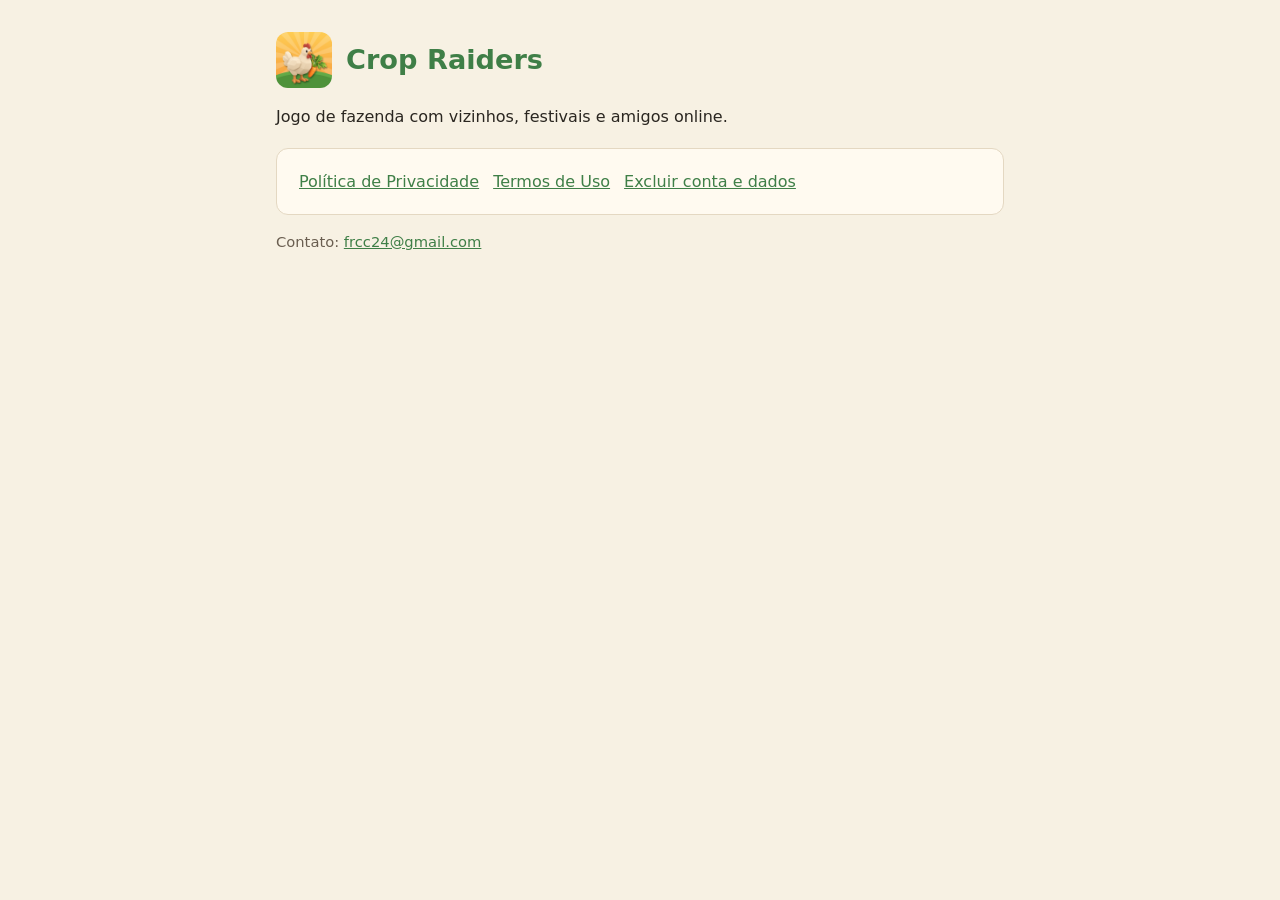
<file: index.html>
<!doctype html><html lang="pt-BR"><head><meta charset="utf-8"><meta name="viewport" content="width=device-width,initial-scale=1">
<title>Crop Raiders</title><link rel="stylesheet" href="style.css"></head><body><main>
<header><img src="icon.png" alt=""><h1>Crop Raiders</h1></header>
<p>Jogo de fazenda com vizinhos, festivais e amigos online.</p>
<nav class="card"><a href="privacidade.html">Política de Privacidade</a><a href="termos.html">Termos de Uso</a><a href="excluir-conta.html">Excluir conta e dados</a></nav>
<p class="muted">Contato: <a href="mailto:frcc24@gmail.com">frcc24@gmail.com</a></p>
</main></body></html>
</file>
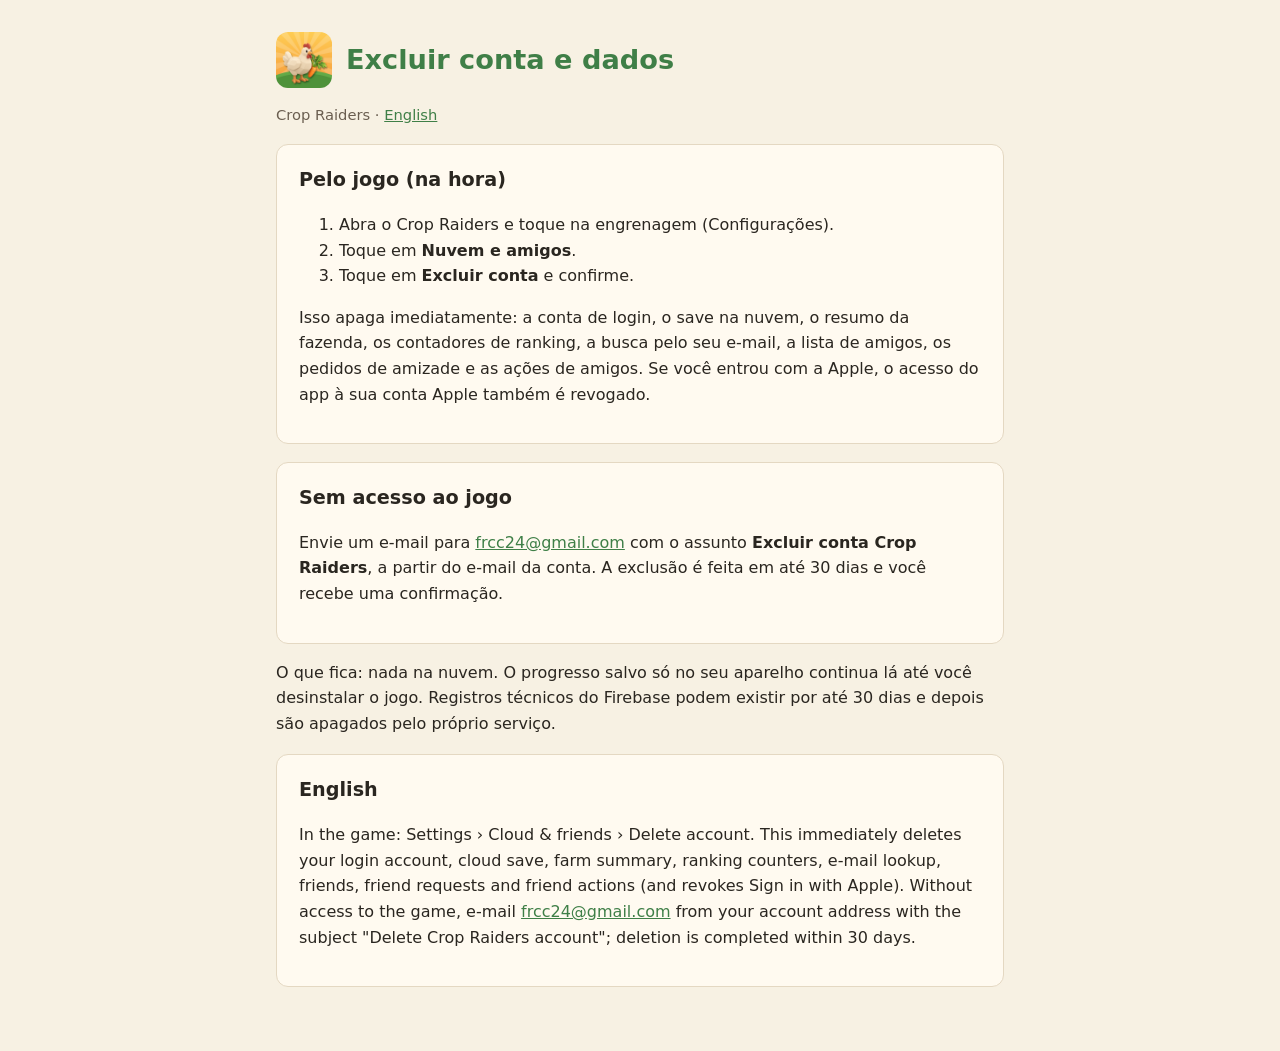
<file: excluir-conta.html>
<!doctype html><html lang="pt-BR"><head><meta charset="utf-8"><meta name="viewport" content="width=device-width,initial-scale=1">
<title>Excluir conta · Crop Raiders</title><link rel="stylesheet" href="style.css"></head><body><main>
<header><img src="icon.png" alt=""><h1>Excluir conta e dados</h1></header>
<p class="muted">Crop Raiders · <a href="#en">English</a></p>
<div class="card"><h2 style="margin-top:0">Pelo jogo (na hora)</h2>
<ol><li>Abra o Crop Raiders e toque na engrenagem (Configurações).</li><li>Toque em <b>Nuvem e amigos</b>.</li><li>Toque em <b>Excluir conta</b> e confirme.</li></ol>
<p>Isso apaga imediatamente: a conta de login, o save na nuvem, o resumo da fazenda, os contadores de ranking, a busca pelo seu e-mail, a lista de amigos, os pedidos de amizade e as ações de amigos. Se você entrou com a Apple, o acesso do app à sua conta Apple também é revogado.</p></div>
<div class="card"><h2 style="margin-top:0">Sem acesso ao jogo</h2>
<p>Envie um e-mail para <a href="mailto:frcc24@gmail.com?subject=Excluir%20conta%20Crop Raiders">frcc24@gmail.com</a> com o assunto <b>Excluir conta Crop Raiders</b>, a partir do e-mail da conta. A exclusão é feita em até 30 dias e você recebe uma confirmação.</p></div>
<p>O que fica: nada na nuvem. O progresso salvo só no seu aparelho continua lá até você desinstalar o jogo. Registros técnicos do Firebase podem existir por até 30 dias e depois são apagados pelo próprio serviço.</p>
<div class="card" id="en"><h2 style="margin-top:0">English</h2><p>In the game: Settings › Cloud &amp; friends › Delete account. This immediately deletes your login account, cloud save, farm summary, ranking counters, e-mail lookup, friends, friend requests and friend actions (and revokes Sign in with Apple). Without access to the game, e-mail <a href="mailto:frcc24@gmail.com">frcc24@gmail.com</a> from your account address with the subject "Delete Crop Raiders account"; deletion is completed within 30 days.</p></div>
</main></body></html>
</file>
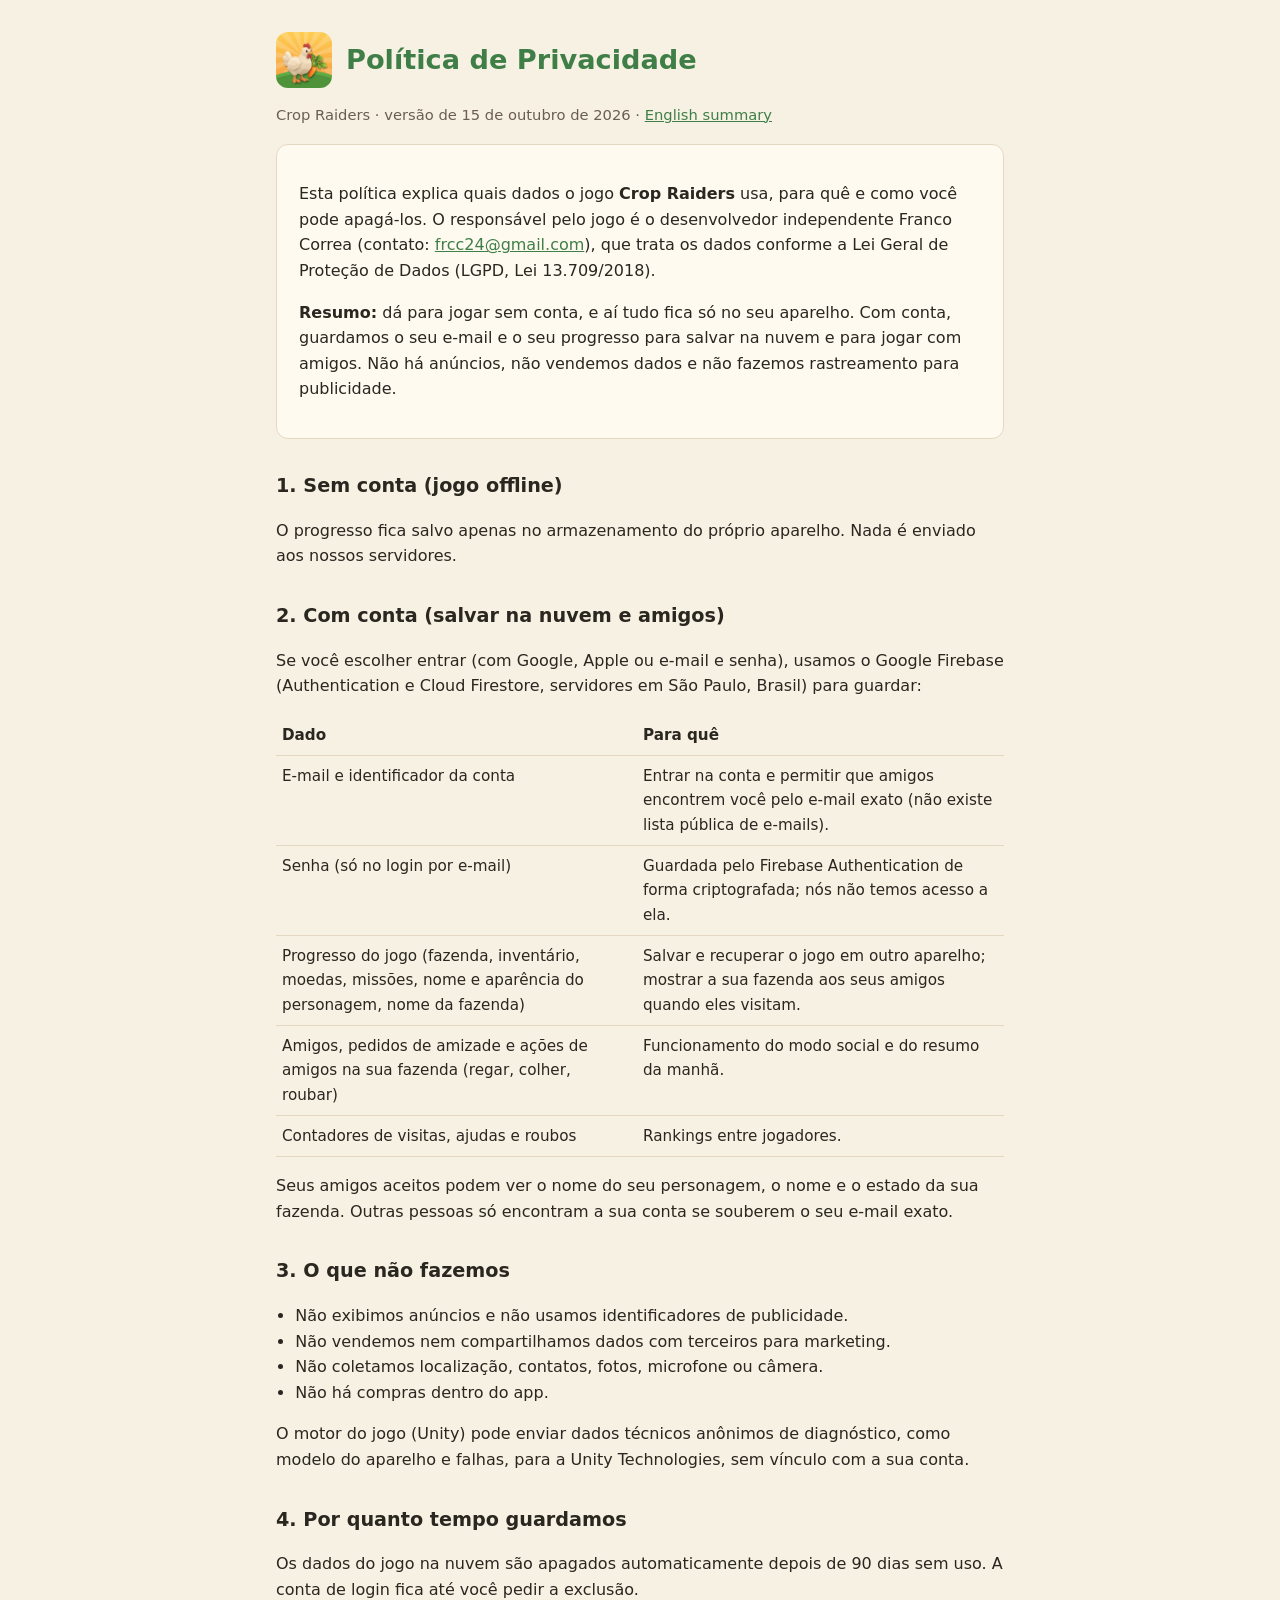
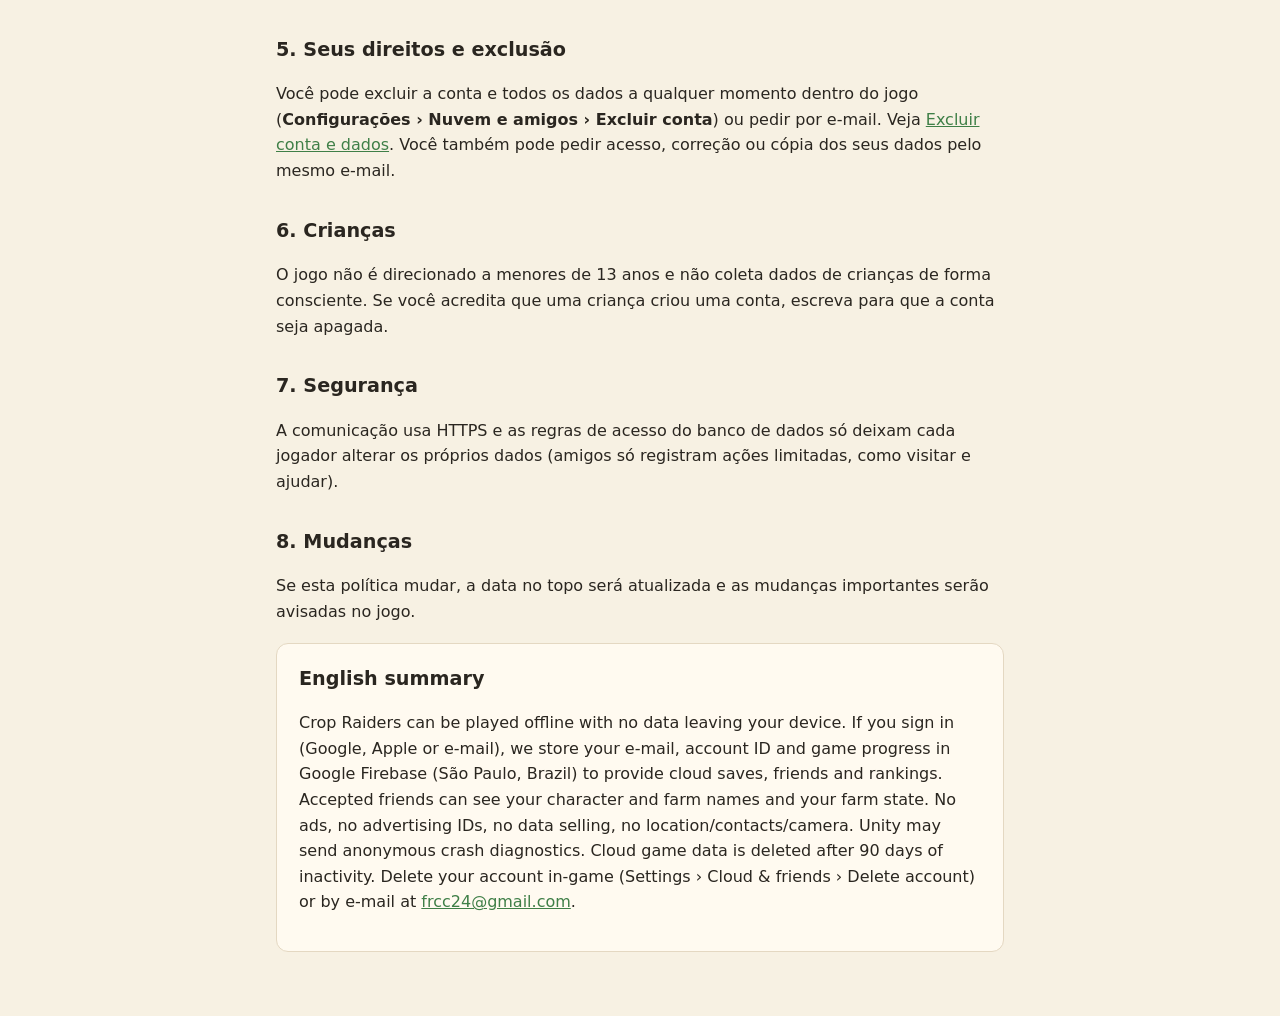
<file: privacidade.html>
<!doctype html><html lang="pt-BR"><head><meta charset="utf-8"><meta name="viewport" content="width=device-width,initial-scale=1">
<title>Privacidade · Crop Raiders</title><link rel="stylesheet" href="style.css"></head><body><main>
<header><img src="icon.png" alt=""><h1>Política de Privacidade</h1></header>
<p class="muted">Crop Raiders · versão de 15 de outubro de 2026 · <a href="#en">English summary</a></p>

<div class="card">
<p>Esta política explica quais dados o jogo <b>Crop Raiders</b> usa, para quê e como você pode apagá-los. O responsável pelo jogo é o desenvolvedor independente Franco Correa (contato: <a href="mailto:frcc24@gmail.com">frcc24@gmail.com</a>), que trata os dados conforme a Lei Geral de Proteção de Dados (LGPD, Lei 13.709/2018).</p>
<p><b>Resumo:</b> dá para jogar sem conta, e aí tudo fica só no seu aparelho. Com conta, guardamos o seu e-mail e o seu progresso para salvar na nuvem e para jogar com amigos. Não há anúncios, não vendemos dados e não fazemos rastreamento para publicidade.</p>
</div>

<h2>1. Sem conta (jogo offline)</h2>
<p>O progresso fica salvo apenas no armazenamento do próprio aparelho. Nada é enviado aos nossos servidores.</p>

<h2>2. Com conta (salvar na nuvem e amigos)</h2>
<p>Se você escolher entrar (com Google, Apple ou e-mail e senha), usamos o Google Firebase (Authentication e Cloud Firestore, servidores em São Paulo, Brasil) para guardar:</p>
<table>
<tr><th>Dado</th><th>Para quê</th></tr>
<tr><td>E-mail e identificador da conta</td><td>Entrar na conta e permitir que amigos encontrem você pelo e-mail exato (não existe lista pública de e-mails).</td></tr>
<tr><td>Senha (só no login por e-mail)</td><td>Guardada pelo Firebase Authentication de forma criptografada; nós não temos acesso a ela.</td></tr>
<tr><td>Progresso do jogo (fazenda, inventário, moedas, missões, nome e aparência do personagem, nome da fazenda)</td><td>Salvar e recuperar o jogo em outro aparelho; mostrar a sua fazenda aos seus amigos quando eles visitam.</td></tr>
<tr><td>Amigos, pedidos de amizade e ações de amigos na sua fazenda (regar, colher, roubar)</td><td>Funcionamento do modo social e do resumo da manhã.</td></tr>
<tr><td>Contadores de visitas, ajudas e roubos</td><td>Rankings entre jogadores.</td></tr>
</table>
<p>Seus amigos aceitos podem ver o nome do seu personagem, o nome e o estado da sua fazenda. Outras pessoas só encontram a sua conta se souberem o seu e-mail exato.</p>

<h2>3. O que não fazemos</h2>
<ul><li>Não exibimos anúncios e não usamos identificadores de publicidade.</li>
<li>Não vendemos nem compartilhamos dados com terceiros para marketing.</li>
<li>Não coletamos localização, contatos, fotos, microfone ou câmera.</li>
<li>Não há compras dentro do app.</li></ul>
<p>O motor do jogo (Unity) pode enviar dados técnicos anônimos de diagnóstico, como modelo do aparelho e falhas, para a Unity Technologies, sem vínculo com a sua conta.</p>

<h2>4. Por quanto tempo guardamos</h2>
<p>Os dados do jogo na nuvem são apagados automaticamente depois de 90 dias sem uso. A conta de login fica até você pedir a exclusão.</p>

<h2>5. Seus direitos e exclusão</h2>
<p>Você pode excluir a conta e todos os dados a qualquer momento dentro do jogo (<b>Configurações › Nuvem e amigos › Excluir conta</b>) ou pedir por e-mail. Veja <a href="excluir-conta.html">Excluir conta e dados</a>. Você também pode pedir acesso, correção ou cópia dos seus dados pelo mesmo e-mail.</p>

<h2>6. Crianças</h2>
<p>O jogo não é direcionado a menores de 13 anos e não coleta dados de crianças de forma consciente. Se você acredita que uma criança criou uma conta, escreva para que a conta seja apagada.</p>

<h2>7. Segurança</h2>
<p>A comunicação usa HTTPS e as regras de acesso do banco de dados só deixam cada jogador alterar os próprios dados (amigos só registram ações limitadas, como visitar e ajudar).</p>

<h2>8. Mudanças</h2>
<p>Se esta política mudar, a data no topo será atualizada e as mudanças importantes serão avisadas no jogo.</p>

<div class="card" id="en"><h2 style="margin-top:0">English summary</h2>
<p>Crop Raiders can be played offline with no data leaving your device. If you sign in (Google, Apple or e-mail), we store your e-mail, account ID and game progress in Google Firebase (São Paulo, Brazil) to provide cloud saves, friends and rankings. Accepted friends can see your character and farm names and your farm state. No ads, no advertising IDs, no data selling, no location/contacts/camera. Unity may send anonymous crash diagnostics. Cloud game data is deleted after 90 days of inactivity. Delete your account in-game (Settings › Cloud & friends › Delete account) or by e-mail at <a href="mailto:frcc24@gmail.com">frcc24@gmail.com</a>.</p></div>
</main></body></html>
</file>
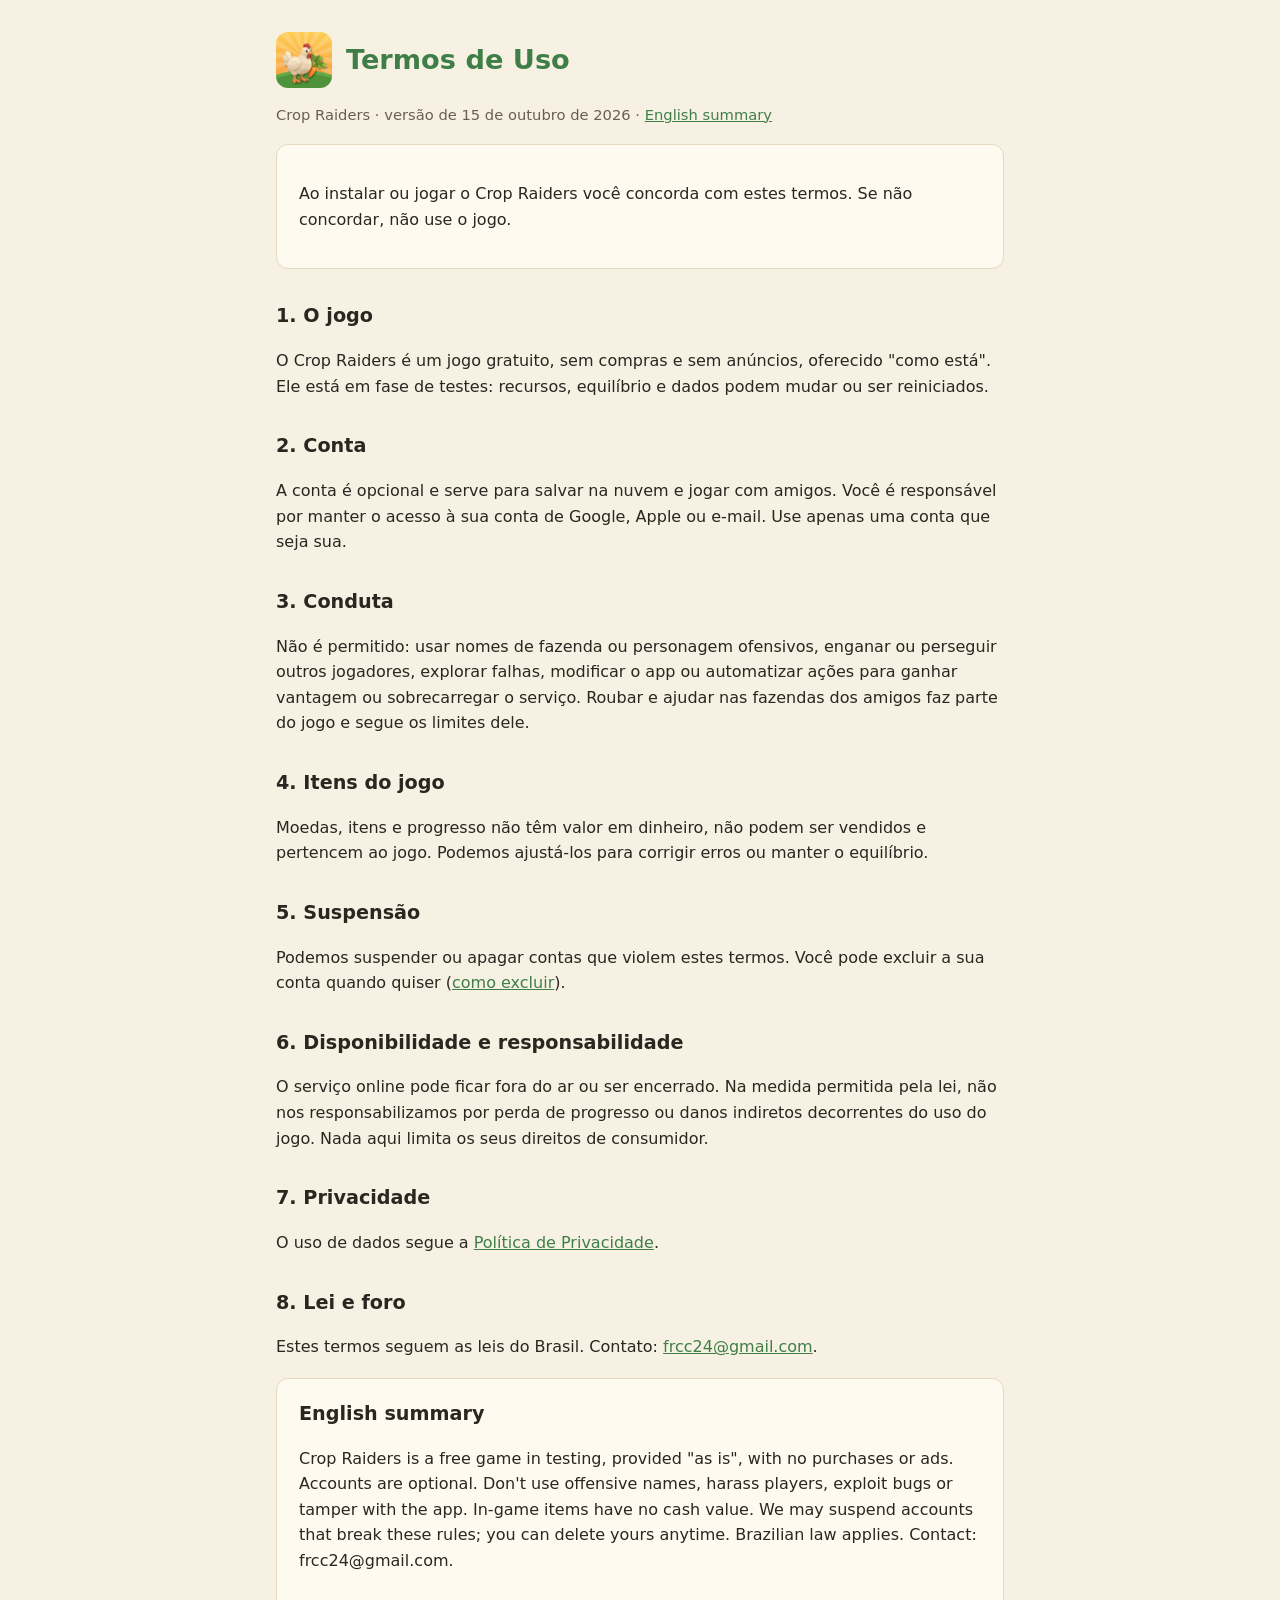
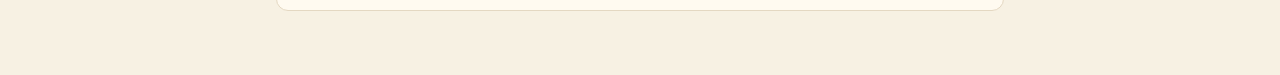
<file: termos.html>
<!doctype html><html lang="pt-BR"><head><meta charset="utf-8"><meta name="viewport" content="width=device-width,initial-scale=1">
<title>Termos de Uso · Crop Raiders</title><link rel="stylesheet" href="style.css"></head><body><main>
<header><img src="icon.png" alt=""><h1>Termos de Uso</h1></header>
<p class="muted">Crop Raiders · versão de 15 de outubro de 2026 · <a href="#en">English summary</a></p>
<div class="card"><p>Ao instalar ou jogar o Crop Raiders você concorda com estes termos. Se não concordar, não use o jogo.</p></div>
<h2>1. O jogo</h2><p>O Crop Raiders é um jogo gratuito, sem compras e sem anúncios, oferecido "como está". Ele está em fase de testes: recursos, equilíbrio e dados podem mudar ou ser reiniciados.</p>
<h2>2. Conta</h2><p>A conta é opcional e serve para salvar na nuvem e jogar com amigos. Você é responsável por manter o acesso à sua conta de Google, Apple ou e-mail. Use apenas uma conta que seja sua.</p>
<h2>3. Conduta</h2><p>Não é permitido: usar nomes de fazenda ou personagem ofensivos, enganar ou perseguir outros jogadores, explorar falhas, modificar o app ou automatizar ações para ganhar vantagem ou sobrecarregar o serviço. Roubar e ajudar nas fazendas dos amigos faz parte do jogo e segue os limites dele.</p>
<h2>4. Itens do jogo</h2><p>Moedas, itens e progresso não têm valor em dinheiro, não podem ser vendidos e pertencem ao jogo. Podemos ajustá-los para corrigir erros ou manter o equilíbrio.</p>
<h2>5. Suspensão</h2><p>Podemos suspender ou apagar contas que violem estes termos. Você pode excluir a sua conta quando quiser (<a href="excluir-conta.html">como excluir</a>).</p>
<h2>6. Disponibilidade e responsabilidade</h2><p>O serviço online pode ficar fora do ar ou ser encerrado. Na medida permitida pela lei, não nos responsabilizamos por perda de progresso ou danos indiretos decorrentes do uso do jogo. Nada aqui limita os seus direitos de consumidor.</p>
<h2>7. Privacidade</h2><p>O uso de dados segue a <a href="privacidade.html">Política de Privacidade</a>.</p>
<h2>8. Lei e foro</h2><p>Estes termos seguem as leis do Brasil. Contato: <a href="mailto:frcc24@gmail.com">frcc24@gmail.com</a>.</p>
<div class="card" id="en"><h2 style="margin-top:0">English summary</h2><p>Crop Raiders is a free game in testing, provided "as is", with no purchases or ads. Accounts are optional. Don't use offensive names, harass players, exploit bugs or tamper with the app. In-game items have no cash value. We may suspend accounts that break these rules; you can delete yours anytime. Brazilian law applies. Contact: frcc24@gmail.com.</p></div>
</main></body></html>
</file>
<file: style.css>
:root{--bg:#f7f1e3;--card:#fffaf0;--ink:#2a2620;--muted:#6a5e50;--green:#3f7f47;--line:#e4d8c2}
@media (prefers-color-scheme:dark){:root{--bg:#1d1a15;--card:#26221c;--ink:#f1e9da;--muted:#b9ab95;--green:#7cc184;--line:#3a342b}}
*{box-sizing:border-box}body{margin:0;background:var(--bg);color:var(--ink);font:16px/1.6 system-ui,-apple-system,"Segoe UI",Roboto,sans-serif}
main{max-width:760px;margin:0 auto;padding:32px 16px 64px}header{display:flex;align-items:center;gap:14px;margin-bottom:8px}
header img{width:56px;height:56px;border-radius:12px}h1{font-size:1.7rem;margin:0;color:var(--green)}h2{margin-top:2rem;font-size:1.2rem}
.card{background:var(--card);border:1px solid var(--line);border-radius:12px;padding:20px 22px;margin-top:18px}
.muted{color:var(--muted);font-size:.92rem}a{color:var(--green)}nav a{margin-right:14px}ul{padding-left:1.2rem}
table{border-collapse:collapse;width:100%;font-size:.95rem}td,th{border-bottom:1px solid var(--line);padding:8px 6px;text-align:left;vertical-align:top}
</file>
